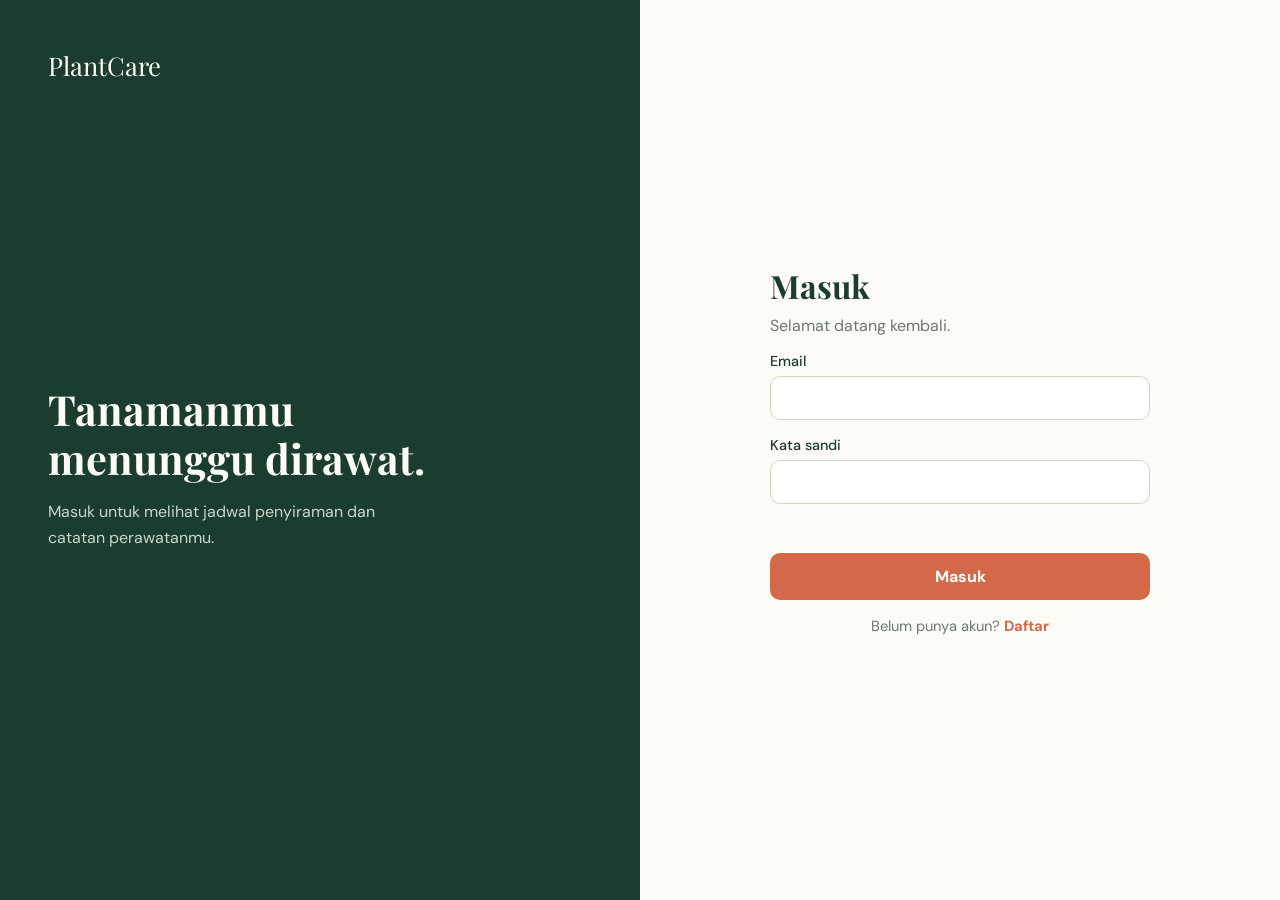
<file: index.html>
<!DOCTYPE html>
<html lang="id">
<head>
  <meta charset="UTF-8">
  <script>
    // Penjaga login: belum masuk -> ke halaman login
    if (!localStorage.getItem('plantcare_session')) location.replace('login.html');
  </script>
<meta name="viewport" content="width=device-width, initial-scale=1">
<title>PlantCare — Catatan Tanaman</title>
<link href="https://fonts.googleapis.com/css2?family=DM+Sans:wght@400;500;700&family=Playfair+Display:wght@600;700&display=swap" rel="stylesheet">
<link rel="stylesheet" href="style.css">
</head>
<body>
<aside>
  <div class="logo"><i>🌿</i>PlantCare</div>
  <div class="akun">
    <div class="avatar" id="avatar"></div>
    <div class="akun-info">
      <strong id="namaAkun"></strong>
      <small id="emailAkun"></small>
    </div>
  </div>
  <button class="nav on" data-v="home">🏠 Beranda</button>
  <button class="nav" data-v="plants">🪴 Tanaman saya</button>
  <button class="nav" data-v="sched">📅 Jadwal perawatan <span class="n hide" id="nb">0</span></button>
  <button class="nav" data-v="guide">📖 Panduan tanaman</button>
  <div class="side-foot">
    <button class="nav" id="theme">🌙 Mode gelap</button>
    <button class="nav" id="exp">⬇️ Cadangkan data</button>
    <button class="nav" id="imp">⬆️ Pulihkan data</button>
    <button class="nav" id="btnKeluar">🚪 Keluar</button>
    <input type="file" id="impf" accept=".json" class="hide">
  </div>
</aside>
<main>
  <header>
    <span>🔍</span><input id="q" placeholder="Cari tanamanmu…" aria-label="Cari tanaman">
    <button class="ic" id="theme2" title="Ganti tema">🌙</button>
    <button class="ic out2" id="btnKeluar2" title="Keluar" aria-label="Keluar">🚪</button>
    <button class="btn" id="add">+ Tambah tanaman</button>
  </header>
  <div class="wrap" id="app"></div>
</main>

<dialog id="dlg">
  <h2 id="dt">Tambah tanaman</h2>
  <form class="f" id="form" method="dialog">
    <label>Nama tanaman<input id="fn" required maxlength="40"></label>
    <div class="two">
      <label>Kategori<select id="fc"><option>Tanaman tropis</option><option>Tanaman berbunga</option><option>Sukulen</option><option>Tanaman hias daun</option><option>Tanaman obat</option><option>Sayur &amp; buah</option></select></label>
      <label>Lokasi<input id="fl" placeholder="Kamar, balkon…"></label>
    </div>
    <div class="two">
      <label>Siram setiap (hari)<input id="fi" type="number" min="0" max="60" value="3"></label>
      <label>Terakhir disiram<input id="fd" type="date"></label>
    </div>
    <label>Foto<input id="fp" type="file" accept="image/*"></label>
    <label>Catatan<textarea id="fnote" rows="3" placeholder="Cahaya, pupuk, hama…"></textarea></label>
    <div class="dact"><button type="button" class="btn ghost" id="cancel">Batal</button><button class="btn" id="save">Simpan</button></div>
  </form>
</dialog>
<dialog id="det"></dialog>
<div id="toast" role="status"></div>

<script src="script.js"></script>
</body>
</html>
</file>
<file: style.css>
/* ==========================================================================
   1. VARIABEL & TEMA
   ========================================================================== */
:root {
  --side: #1a4034;
  --bg: #f7f4ec;
  --card: #fffdf8;
  --ink: #1a4034;
  --mut: #6b7a72;
  --acc: #d4694a;
  --line: #e8e2d3;
  --soft: #f1ecd9;
  --ok: #2f7d57;
  --bad: #c4452d;
}

[data-theme="dark"] {
  --side: #10261f;
  --bg: #14211c;
  --card: #1c2e27;
  --ink: #eaf1ea;
  --mut: #9db0a5;
  --line: #2c443a;
  --soft: #25392f;
}

/* ==========================================================================
   2. RESET & DASAR
   ========================================================================== */
* {
  box-sizing: border-box;
  margin: 0;
}

body {
  display: flex;
  min-height: 100vh;
  font-family: 'DM Sans', sans-serif;
  background: var(--bg);
  color: var(--ink);
}

h1,
h2,
h3,
.logo {
  font-family: 'Playfair Display', serif;
}

h1 {
  font-size: 44px;
  margin: 8px 0;
}

h2 {
  font-size: 28px;
  margin: 6px 0 16px;
}

button {
  font: inherit;
  color: inherit;
  background: none;
  border: 0;
  cursor: pointer;
}

select,
.f input,
.f select,
.f textarea {
  width: 100%;
  padding: 10px;
  font: inherit;
  color: inherit;
  background: var(--card);
  border: 1px solid var(--line);
  border-radius: 10px;
}

:focus-visible {
  outline: 2px solid var(--acc);
  outline-offset: 2px;
}

.hide {
  display: none;
}

/* ==========================================================================
   3. SIDEBAR
   ========================================================================== */
aside {
  position: sticky;
  top: 0;
  display: flex;
  flex-direction: column;
  flex-shrink: 0;
  gap: 6px;
  width: 260px;
  height: 100vh;
  padding: 24px 20px;
  background: var(--side);
  color: #f1ecd9;
}

.logo {
  display: flex;
  align-items: center;
  gap: 12px;
  margin: 0 0 28px 8px;
  font-size: 28px;
}

.logo i {
  display: grid;
  place-items: center;
  width: 40px;
  height: 40px;
  font-size: 20px;
  font-style: normal;
  background: #f1ecd9;
  border-radius: 50%;
}

.nav {
  display: flex;
  align-items: center;
  gap: 12px;
  width: 100%;
  padding: 14px 16px;
  font-weight: 500;
  text-align: left;
  color: #f1ecd9;
  border-radius: 14px;
}

.nav:hover {
  background: rgba(255, 255, 255, 0.08);
}

.nav.on {
  background: #f1ecd9;
  color: #1a4034;
}

.nav .n {
  margin-left: auto;
  padding: 1px 8px;
  font-size: 12px;
  color: #fff;
  background: var(--acc);
  border-radius: 99px;
}

.side-foot {
  display: grid;
  gap: 6px;
  margin-top: auto;
}

.side-foot .nav {
  padding: 10px 16px;
  font-size: 14px;
}

/* Akun pengguna */
.akun {
  display: flex;
  align-items: center;
  gap: 12px;
  margin: 0 0 14px;
  padding: 12px;
  background: rgba(255, 255, 255, 0.08);
  border-radius: 14px;
}

.avatar {
  display: grid;
  place-items: center;
  flex-shrink: 0;
  width: 38px;
  height: 38px;
  font-weight: 700;
  color: #1a4034;
  background: #f1ecd9;
  border-radius: 50%;
}

.akun-info {
  display: grid;
  min-width: 0;
}

.akun-info small {
  overflow: hidden;
  color: #cfd8cf;
  text-overflow: ellipsis;
  white-space: nowrap;
}

/* Tombol keluar di header: hanya tampil di layar kecil */
.out2 {
  display: none;
}

/* ==========================================================================
   4. KONTEN UTAMA & HEADER
   ========================================================================== */
main {
  flex: 1;
  min-width: 0;
}

header {
  position: sticky;
  top: 0;
  z-index: 5;
  display: flex;
  align-items: center;
  gap: 14px;
  padding: 18px 32px;
  background: var(--card);
  border-bottom: 1px solid var(--line);
}

header input {
  flex: 1;
  padding: 10px;
  font: inherit;
  color: inherit;
  background: none;
  border: 0;
}

header input:focus {
  outline: 0;
}

.wrap {
  max-width: 1200px;
  padding: 28px 32px 60px;
}

.top {
  display: flex;
  flex-wrap: wrap;
  align-items: flex-start;
  justify-content: space-between;
  gap: 20px;
}

.date {
  font-size: 12px;
  font-weight: 700;
  letter-spacing: 0.14em;
  text-transform: uppercase;
  color: var(--acc);
}

.sub {
  color: var(--mut);
}

.tip {
  max-width: 300px;
  padding: 14px 18px;
  font-size: 14px;
  background: var(--soft);
  border-radius: 16px;
}

/* ==========================================================================
   5. TOMBOL
   ========================================================================== */
.ic {
  display: grid;
  place-items: center;
  width: 42px;
  height: 42px;
  background: var(--card);
  border: 1px solid var(--line);
  border-radius: 50%;
}

.btn {
  padding: 12px 22px;
  font-weight: 700;
  color: #fff;
  background: var(--acc);
  border-radius: 12px;
  box-shadow: 0 6px 16px rgba(212, 105, 74, 0.25);
}

.btn.ghost {
  color: var(--ink);
  background: var(--soft);
  box-shadow: none;
}

/* ==========================================================================
   6. STATISTIK
   ========================================================================== */
.stats {
  display: grid;
  grid-template-columns: repeat(auto-fit, minmax(220px, 1fr));
  gap: 16px;
  margin: 26px 0;
}

.stat {
  display: flex;
  align-items: center;
  gap: 16px;
  padding: 22px;
  background: var(--card);
  border: 1px solid var(--line);
  border-radius: 18px;
}

.stat.dark {
  background: var(--side);
  color: #f1ecd9;
  border-color: var(--side);
}

.stat b {
  display: block;
  font-family: 'Playfair Display', serif;
  font-size: 30px;
  line-height: 1;
}

.stat span {
  font-size: 13px;
  color: var(--mut);
}

.stat.dark span {
  color: #cfd8cf;
}

.stat .e {
  display: grid;
  place-items: center;
  width: 44px;
  height: 44px;
  font-size: 22px;
  background: var(--soft);
  border-radius: 12px;
}

/* ==========================================================================
   7. FILTER BAR & CHIP
   ========================================================================== */
.bar {
  display: flex;
  flex-wrap: wrap;
  align-items: center;
  gap: 10px;
  margin-bottom: 18px;
}

.bar select {
  width: auto;
}

.chip {
  padding: 8px 16px;
  font-size: 14px;
  background: var(--card);
  border: 1px solid var(--line);
  border-radius: 99px;
}

.chip.on {
  background: var(--ink);
  color: var(--bg);
  border-color: var(--ink);
}

/* ==========================================================================
   8. KARTU TANAMAN
   ========================================================================== */
.grid {
  display: grid;
  grid-template-columns: repeat(auto-fill, minmax(270px, 1fr));
  gap: 20px;
}

.card {
  display: flex;
  flex-direction: column;
  overflow: hidden;
  background: var(--card);
  border: 1px solid var(--line);
  border-radius: 18px;
}

/* Foto */
.ph {
  position: relative;
  display: grid;
  place-items: center;
  height: 170px;
  font-size: 54px;
  background: linear-gradient(135deg, #2f7d57, #9bc79a);
  cursor: pointer;
}

.ph img {
  position: absolute;
  inset: 0;
  width: 100%;
  height: 100%;
  object-fit: cover;
}

/* Badge */
.badge {
  position: absolute;
  top: 12px;
  left: 12px;
  z-index: 1;
  padding: 5px 12px;
  font-size: 12px;
  font-weight: 700;
  color: #a8472b;
  background: #fbe3d9;
  border-radius: 99px;
}

.badge.ok {
  color: #24663f;
  background: #dff1e3;
}

/* Isi kartu */
.cb {
  display: flex;
  flex: 1;
  flex-direction: column;
  gap: 6px;
  padding: 16px 18px;
}

.cb h3 {
  font-size: 20px;
}

.cat {
  font-size: 11px;
  font-weight: 700;
  letter-spacing: 0.1em;
  text-transform: uppercase;
  color: var(--acc);
}

.meta {
  display: flex;
  justify-content: space-between;
  margin-top: 6px;
  padding-top: 10px;
  font-size: 13px;
  color: var(--mut);
  border-top: 1px solid var(--line);
}

/* Tombol aksi */
.acts {
  display: flex;
  gap: 8px;
  margin-top: 10px;
}

.acts button {
  flex: 1;
  padding: 8px;
  font-size: 13px;
  font-weight: 500;
  background: var(--soft);
  border-radius: 10px;
}

.acts .w {
  background: var(--ink);
  color: var(--bg);
}

/* Progress bar */
.prog {
  height: 6px;
  overflow: hidden;
  background: var(--line);
  border-radius: 9px;
}

.prog i {
  display: block;
  height: 100%;
  background: var(--ok);
}

/* ==========================================================================
   9. DAFTAR (ROW), KOSONG, PANDUAN
   ========================================================================== */
.row {
  display: flex;
  align-items: center;
  gap: 14px;
  margin-bottom: 10px;
  padding: 12px 16px;
  background: var(--card);
  border: 1px solid var(--line);
  border-radius: 14px;
}

.row .th {
  display: grid;
  place-items: center;
  flex-shrink: 0;
  width: 48px;
  height: 48px;
  font-size: 22px;
  background: #2f7d57 center / cover;
  border-radius: 12px;
}

.row .g {
  flex: 1;
}

.row small {
  color: var(--mut);
}

.late {
  font-weight: 700;
  color: var(--bad);
}

.empty {
  padding: 50px 20px;
  text-align: center;
  color: var(--mut);
  background: var(--card);
  border: 1px dashed var(--line);
  border-radius: 18px;
}

.gd {
  display: grid;
  grid-template-columns: repeat(auto-fill, minmax(260px, 1fr));
  gap: 16px;
}

.gd .card {
  gap: 8px;
  padding: 20px;
}

.gd li {
  margin-left: 18px;
  font-size: 14px;
  line-height: 1.6;
  color: var(--mut);
}

/* ==========================================================================
   10. DIALOG / FORM
   ========================================================================== */
dialog {
  /* margin: auto diperlukan karena reset "* { margin: 0 }" di atas
     menghilangkan posisi tengah bawaan dialog */
  margin: auto;
  width: min(480px, 94vw);
  padding: 26px;
  background: var(--card);
  color: var(--ink);
  border: 0;
  border-radius: 20px;
}

dialog::backdrop {
  background: rgba(10, 25, 20, 0.55);
}

.f {
  display: grid;
  gap: 12px;
  margin-top: 14px;
}

.f label {
  display: grid;
  gap: 4px;
  font-size: 13px;
  color: var(--mut);
}

.two {
  display: grid;
  grid-template-columns: 1fr 1fr;
  gap: 12px;
}

.dact {
  display: flex;
  justify-content: flex-end;
  gap: 10px;
  margin-top: 8px;
}

/* ==========================================================================
   11. TOAST
   ========================================================================== */
#toast {
  position: fixed;
  bottom: 24px;
  left: 50%;
  z-index: 20;
  padding: 12px 20px;
  background: var(--ink);
  color: var(--bg);
  border-radius: 12px;
  opacity: 0;
  transform: translateX(-50%);
  transition: 0.25s;
  pointer-events: none;
}

#toast.s {
  opacity: 1;
}

/* ==========================================================================
   12. RESPONSIVE & AKSESIBILITAS
   ========================================================================== */
@media (max-width: 820px) {
  body {
    flex-direction: column;
  }

  aside {
    position: static;
    flex-direction: row;
    flex-wrap: wrap;
    width: 100%;
    height: auto;
    padding: 12px;
  }

  .logo {
    margin: 0 auto 0 0;
    font-size: 22px;
  }

  .side-foot,
  .akun {
    display: none;
  }

  .out2 {
    display: grid;
  }

  .nav {
    width: auto;
    padding: 8px 12px;
    font-size: 14px;
  }

  .nav svg {
    display: none;
  }

  header,
  .wrap {
    padding-left: 16px;
    padding-right: 16px;
  }

  h1 {
    font-size: 34px;
  }
}

@media (prefers-reduced-motion: reduce) {
  * {
    transition: none !important;
  }
}
</file>
